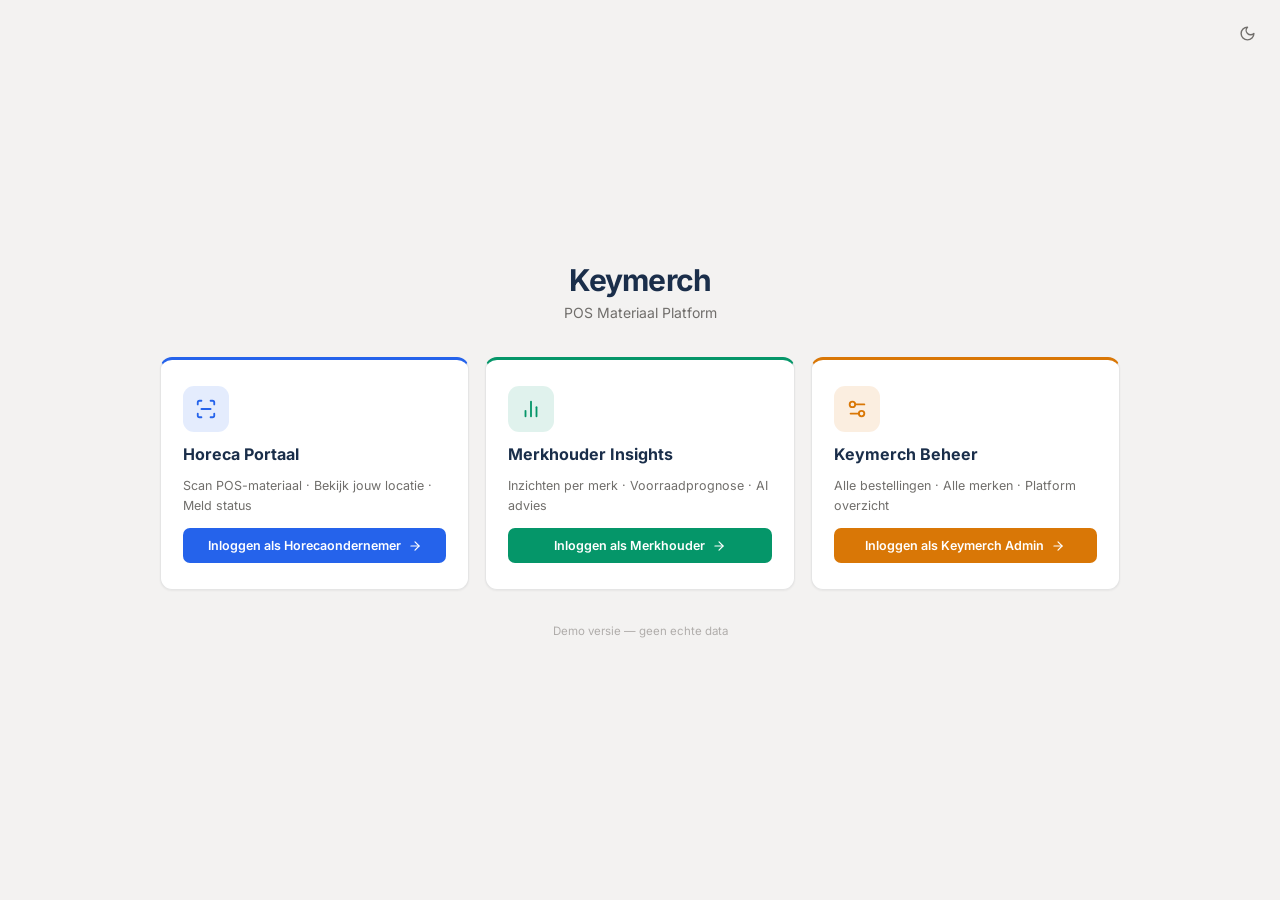
<file: prototype/saas/index.html>
<!DOCTYPE html>
<html lang="nl" data-theme="light">
<head>
  <meta charset="UTF-8">
  <meta name="viewport" content="width=device-width, initial-scale=1.0">
  <title>Keymerch — POS Materiaal Platform</title>
  <link rel="icon" type="image/svg+xml" href="favicon.svg">
  <link rel="stylesheet" href="saas.css">
  <script src="vendor/lucide.min.js"></script>
</head>
<body>
  <div class="hub">
    <button class="icon-btn hub-theme" data-theme-toggle aria-label="Thema wisselen"><i data-lucide="moon"></i></button>

    <div class="hub-logo">Keymerch</div>
    <div class="hub-sub">POS Materiaal Platform</div>

    <div class="hub-cards">
      <div class="hub-card" style="--card-accent:#2563eb">
        <span class="hub-icon"><i data-lucide="scan-line"></i></span>
        <h2>Horeca Portaal</h2>
        <p>Scan POS-materiaal · Bekijk jouw locatie · Meld status</p>
        <a class="hub-cta" href="horeca.html?role=horeca&demo=true">Inloggen als Horecaondernemer <i data-lucide="arrow-right"></i></a>
      </div>

      <div class="hub-card" style="--card-accent:#059669">
        <span class="hub-icon"><i data-lucide="bar-chart-2"></i></span>
        <h2>Merkhouder Insights</h2>
        <p>Inzichten per merk · Voorraadprognose · AI advies</p>
        <a class="hub-cta" href="insights.html?role=brand&demo=true">Inloggen als Merkhouder <i data-lucide="arrow-right"></i></a>
      </div>

      <div class="hub-card" style="--card-accent:#d97706">
        <span class="hub-icon"><i data-lucide="settings-2"></i></span>
        <h2>Keymerch Beheer</h2>
        <p>Alle bestellingen · Alle merken · Platform overzicht</p>
        <a class="hub-cta" href="orders.html?role=admin&demo=true">Inloggen als Keymerch Admin <i data-lucide="arrow-right"></i></a>
      </div>
    </div>

    <div class="hub-foot">Demo versie — geen echte data</div>
  </div>

  <script>
    lucide.createIcons();
    document.querySelector('[data-theme-toggle]').addEventListener('click', () => {
      const root = document.documentElement;
      const next = root.getAttribute('data-theme') === 'dark' ? 'light' : 'dark';
      root.setAttribute('data-theme', next);
      document.querySelector('[data-theme-toggle]').innerHTML =
        `<i data-lucide="${next === 'dark' ? 'sun' : 'moon'}"></i>`;
      lucide.createIcons();
    });
  </script>
</body>
</html>
</file>
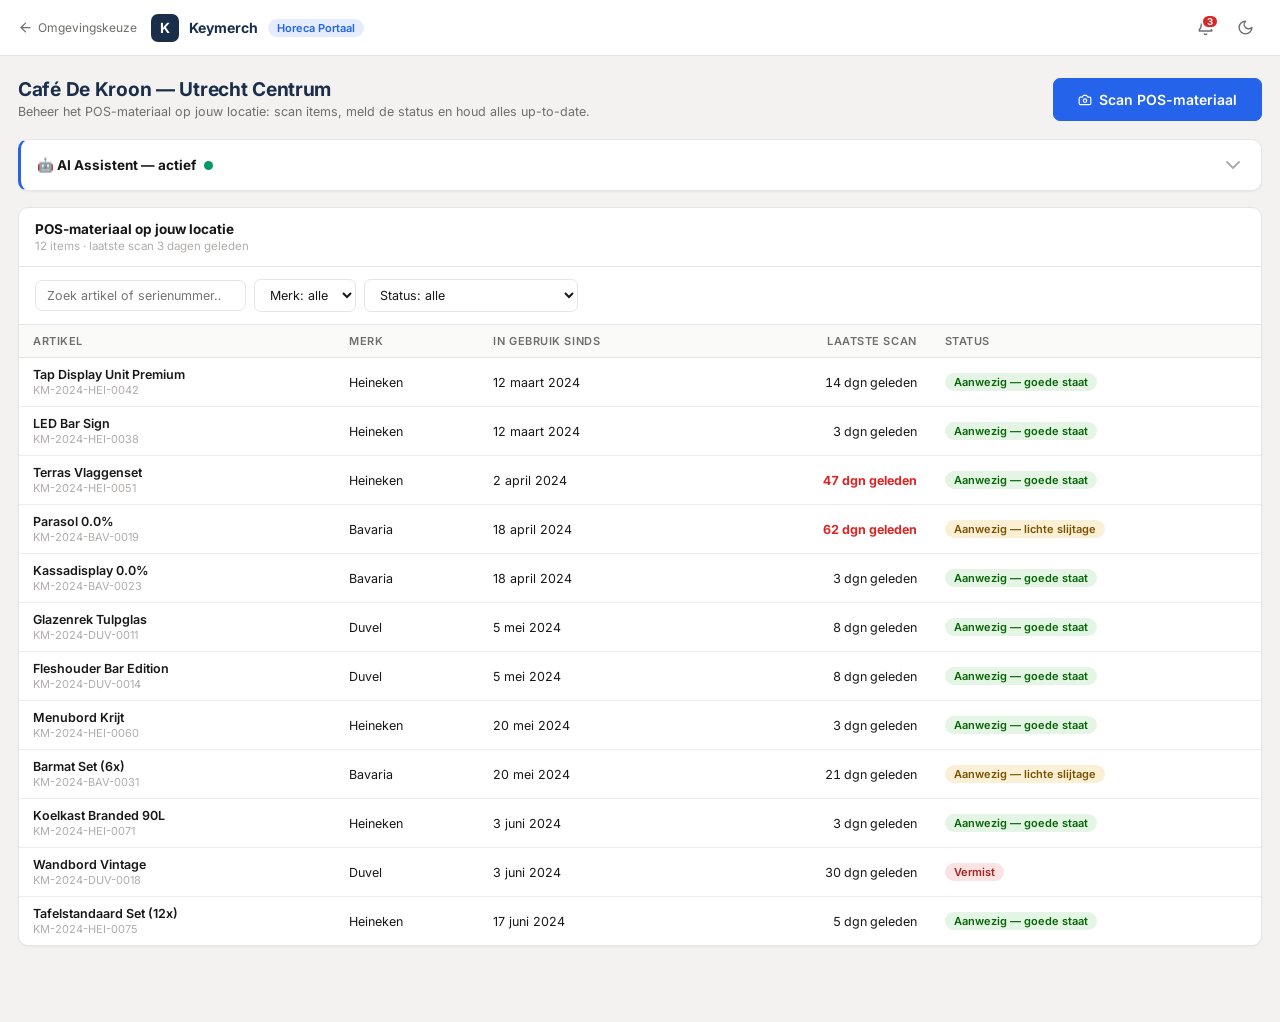
<file: prototype/saas/horeca.html>
<!DOCTYPE html>
<html lang="nl" data-theme="light">
<head>
  <meta charset="UTF-8">
  <meta name="viewport" content="width=device-width, initial-scale=1.0">
  <title>Keymerch — Horeca Portaal</title>
  <link rel="icon" type="image/svg+xml" href="favicon.svg">
  <link rel="stylesheet" href="saas.css">
  <script src="vendor/lucide.min.js"></script>
  <style>:root { --role-accent: #2563eb; }</style>
</head>
<body>
  <header id="navbar"></header>

  <main class="page">
    <div class="page-head">
      <div>
        <h1 class="page-title" id="loc-title">Café De Kroon — Utrecht Centrum</h1>
        <p class="page-sub">Beheer het POS-materiaal op jouw locatie: scan items, meld de status en houd alles up-to-date.</p>
      </div>
      <div class="page-actions">
        <button class="btn btn-primary btn-lg" id="scan-btn"><i data-lucide="camera"></i>Scan POS-materiaal</button>
      </div>
    </div>

    <!-- ===== AI Assistent widget (collapsible) ===== -->
    <section class="card ai-widget" id="ai-widget">
      <div class="ai-widget-head" id="ai-toggle" role="button" aria-expanded="false" tabindex="0">
        <span class="ai-widget-title">🤖 AI Assistent — actief <span class="pulse-dot"></span></span>
        <i data-lucide="chevron-down" class="chev"></i>
      </div>
      <div class="ai-widget-body">
        <div class="ai-alert">
          <span>📦 3 items bij jouw locatie zijn al 47 dagen niet gescand</span>
          <button class="btn btn-sm" data-mock="Retourverzoek gestart">Retourverzoek starten →</button>
        </div>
        <div class="ai-alert">
          <span>🔔 Heineken Display Unit verloopt over 12 dagen</span>
          <button class="btn btn-sm" data-mock="Verlenging aangevraagd">Verlenging aanvragen →</button>
        </div>
        <div class="ai-chat">
          <div class="ai-chat-inputrow">
            <input type="text" id="chat-input" placeholder="Stel een vraag over jouw materiaal...">
            <button class="btn btn-primary" id="chat-send"><i data-lucide="send"></i></button>
          </div>
          <div class="ai-chat-window" id="chat-window"></div>
        </div>
      </div>
    </section>

    <!-- ===== Materiaaltabel ===== -->
    <section class="card">
      <div class="card-header">
        <div>
          <div class="card-title">POS-materiaal op jouw locatie</div>
          <div class="card-sub" id="table-sub">12 items · laatste scan 3 dagen geleden</div>
        </div>
      </div>
      <div class="toolbar">
        <input type="search" id="item-search" placeholder="Zoek artikel of serienummer…" aria-label="Zoeken">
        <select id="item-brand" aria-label="Merk"><option value="">Merk: alle</option><option>Heineken</option><option>Duvel</option><option>Bavaria</option></select>
        <select id="item-status" aria-label="Status">
          <option value="">Status: alle</option>
          <option>Aanwezig — goede staat</option>
          <option>Aanwezig — lichte slijtage</option>
          <option>Aanwezig — reparatie nodig</option>
          <option>Retour gemeld</option>
          <option>Vermist</option>
        </select>
      </div>
      <div class="table-scroll">
        <table class="data-table">
          <thead><tr>
            <th>Artikel</th><th>Merk</th><th>In gebruik sinds</th><th class="num">Laatste scan</th><th>Status</th>
          </tr></thead>
          <tbody id="items-tbody"></tbody>
        </table>
      </div>
    </section>
  </main>

  <!-- ===== QR Scan modal ===== -->
  <div class="modal-scrim" id="scan-modal" hidden>
    <div class="qr-modal" role="dialog" aria-label="POS-materiaal scannen">
      <div class="qr-head">
        <span>📷 Scan POS-materiaal</span>
        <button class="icon-btn" id="scan-close" aria-label="Sluiten"><i data-lucide="x"></i></button>
      </div>
      <div class="qr-body" id="scan-step1">
        <div class="scan-area"><div class="scan-line"></div></div>
        <div class="scan-caption">Zoeken naar QR-code...</div>
      </div>
      <div class="qr-body" id="scan-step2" hidden>
        <div class="qr-result-icon"><i data-lucide="circle-check-big"></i></div>
        <strong>QR-code herkend</strong>
        <div class="qr-details">
          <div><span class="k">Artikel</span><span class="v">Heineken Tap Display Unit Premium</span></div>
          <div><span class="k">Serienummer</span><span class="v">KM-2024-HEI-0042</span></div>
          <div><span class="k">Locatie</span><span class="v">Café De Kroon — Utrecht Centrum</span></div>
          <div><span class="k">In gebruik sinds</span><span class="v">12 maart 2024</span></div>
          <div><span class="k">Laatste scan</span><span class="v">14 dagen geleden</span></div>
        </div>
        <div class="qr-statusrow">
          <label for="scan-status">Huidige status:</label>
          <select id="scan-status">
            <option value="aanwezig">✓ Aanwezig — goede staat</option>
            <option value="slijtage">⚠️ Aanwezig — lichte slijtage</option>
            <option value="reparatie">🔧 Aanwezig — reparatie nodig</option>
            <option value="retour">📦 Retour gemeld</option>
            <option value="vermist">✗ Vermist</option>
          </select>
        </div>
        <button class="btn btn-primary" id="scan-save" style="width:100%;justify-content:center"><i data-lucide="check"></i>Status opslaan</button>
      </div>
    </div>
  </div>

  <script src="data.js"></script>
  <script src="shell.js"></script>
  <script>
    (function () {
      'use strict';
      const { esc, toast } = Shell;
      Shell.navbar(document.getElementById('navbar'), { portal: 'Horeca Portaal' });

      // ---------- Items-tabel met zoeken/filters ----------
      const items = KMDATA.HORECA_ITEMS.map((x) => ({ ...x }));
      const STATUS_BADGE = {
        'Aanwezig — goede staat': 'badge-good',
        'Aanwezig — lichte slijtage': 'badge-warn',
        'Aanwezig — reparatie nodig': 'badge-warn',
        'Retour gemeld': 'badge-info',
        'Vermist': 'badge-crit',
      };
      function renderTable() {
        const q = document.getElementById('item-search').value.trim().toLowerCase();
        const brand = document.getElementById('item-brand').value;
        const status = document.getElementById('item-status').value;
        const rows = items.filter((it) =>
          (!q || it.item.toLowerCase().includes(q) || it.sn.toLowerCase().includes(q)) &&
          (!brand || it.brand === brand) &&
          (!status || it.status === status));
        document.getElementById('items-tbody').innerHTML = rows.length ? rows.map((it) => `
          <tr data-sn="${esc(it.sn)}">
            <td><span class="td-strong">${esc(it.item)}</span><span class="td-sub">${esc(it.sn)}</span></td>
            <td>${esc(it.brand)}</td>
            <td>${esc(it.since)}</td>
            <td class="num">${it.lastScan === 0 ? '<strong style="color:var(--good-text)">vandaag</strong>' : it.lastScan > 45 ? `<strong style="color:var(--red)">${it.lastScan} dgn geleden</strong>` : it.lastScan + ' dgn geleden'}</td>
            <td><span class="badge ${STATUS_BADGE[it.status] || 'badge-neutral'}">${esc(it.status)}</span></td>
          </tr>`).join('')
          : `<tr><td colspan="5" style="text-align:center;padding:32px;color:var(--text-3)">Geen items gevonden — pas je zoekopdracht of filters aan.</td></tr>`;
      }
      ['item-search', 'item-brand', 'item-status'].forEach((id) =>
        document.getElementById(id).addEventListener('input', renderTable));
      renderTable();

      // ---------- AI widget: collapsible ----------
      const widget = document.getElementById('ai-widget');
      const toggle = document.getElementById('ai-toggle');
      function flip() {
        widget.classList.toggle('open');
        toggle.setAttribute('aria-expanded', widget.classList.contains('open'));
      }
      toggle.addEventListener('click', flip);
      toggle.addEventListener('keydown', (e) => { if (e.key === 'Enter' || e.key === ' ') { e.preventDefault(); flip(); } });

      document.querySelectorAll('[data-mock]').forEach((b) =>
        b.addEventListener('click', (e) => { e.stopPropagation(); toast(b.dataset.mock, 'Demo-actie — in een echte omgeving wordt dit verwerkt.', 'info'); }));

      // ---------- Chatbot ----------
      const REPLIES = [
        [/terugsturen|retour/i, `Op basis van je locatiedata adviseer ik om de volgende items terug te sturen:\n• KM-HEI-0042 — Heineken Tap Display (47 dagen inactief)\n• KM-BAV-0019 — Bavaria Parasol (62 dagen inactief)\nGebruik de scanknop om ze te markeren als 'Retour gemeld'.`],
        [/status|materiaal/i, `Jouw locatie heeft momenteel 12 actieve POS-items.\n9 in goede staat ✓ · 2 lichte slijtage ⚠️ · 1 vermist ✗\nLaatste scan: 3 dagen geleden door jou.`],
        [/bezorg|nieuw|wanneer/i, `Er staat momenteel geen nieuwe levering gepland voor jouw locatie.\nDe meest recente bestelling (#KM-2024-091) is in behandeling bij Keymerch.\nVerwachte leverdatum: week 31 (28 juli – 1 augustus).`],
      ];
      const FALLBACK = `Ik begrijp je vraag niet helemaal. Probeer: 'Wat moet ik terugsturen?', 'Wat is de status van mijn materiaal?' of 'Wanneer wordt er geleverd?'`;

      const win = document.getElementById('chat-window');
      function bubble(kind, text) {
        const el = document.createElement('div');
        el.className = `chat-bubble ${kind}`;
        el.textContent = text;
        win.appendChild(el);
        win.scrollTop = win.scrollHeight;
      }
      function send() {
        const input = document.getElementById('chat-input');
        const q = input.value.trim();
        if (!q) return;
        input.value = '';
        bubble('user', q);
        const match = REPLIES.find(([re]) => re.test(q));
        setTimeout(() => bubble('ai', match ? match[1] : FALLBACK), 450);
      }
      document.getElementById('chat-send').addEventListener('click', send);
      document.getElementById('chat-input').addEventListener('keydown', (e) => { if (e.key === 'Enter') send(); });

      // ---------- QR-scan flow ----------
      const modal = document.getElementById('scan-modal');
      const step1 = document.getElementById('scan-step1');
      const step2 = document.getElementById('scan-step2');
      let scanTimer = null;

      document.getElementById('scan-btn').addEventListener('click', () => {
        step1.hidden = false;
        step2.hidden = true;
        modal.hidden = false;
        clearTimeout(scanTimer);
        scanTimer = setTimeout(() => {
          step1.hidden = true;
          step2.hidden = false;
          Shell.icons();
        }, 1500);
      });
      function closeModal() { clearTimeout(scanTimer); modal.hidden = true; }
      document.getElementById('scan-close').addEventListener('click', closeModal);
      modal.addEventListener('click', (e) => { if (e.target === modal) closeModal(); });

      const STATUS_LABELS = {
        aanwezig: 'Aanwezig — goede staat',
        slijtage: 'Aanwezig — lichte slijtage',
        reparatie: 'Aanwezig — reparatie nodig',
        retour: 'Retour gemeld',
        vermist: 'Vermist',
      };
      document.getElementById('scan-save').addEventListener('click', () => {
        const val = document.getElementById('scan-status').value;
        const label = STATUS_LABELS[val];
        const item = items.find((it) => it.sn === 'KM-2024-HEI-0042');
        if (item) { item.status = label; item.lastScan = 0; }
        renderTable();
        closeModal();
        toast('Scan verwerkt', `KM-2024-HEI-0042 → ${label}`, 'good');
      });
    })();
  </script>
</body>
</html>
</file>
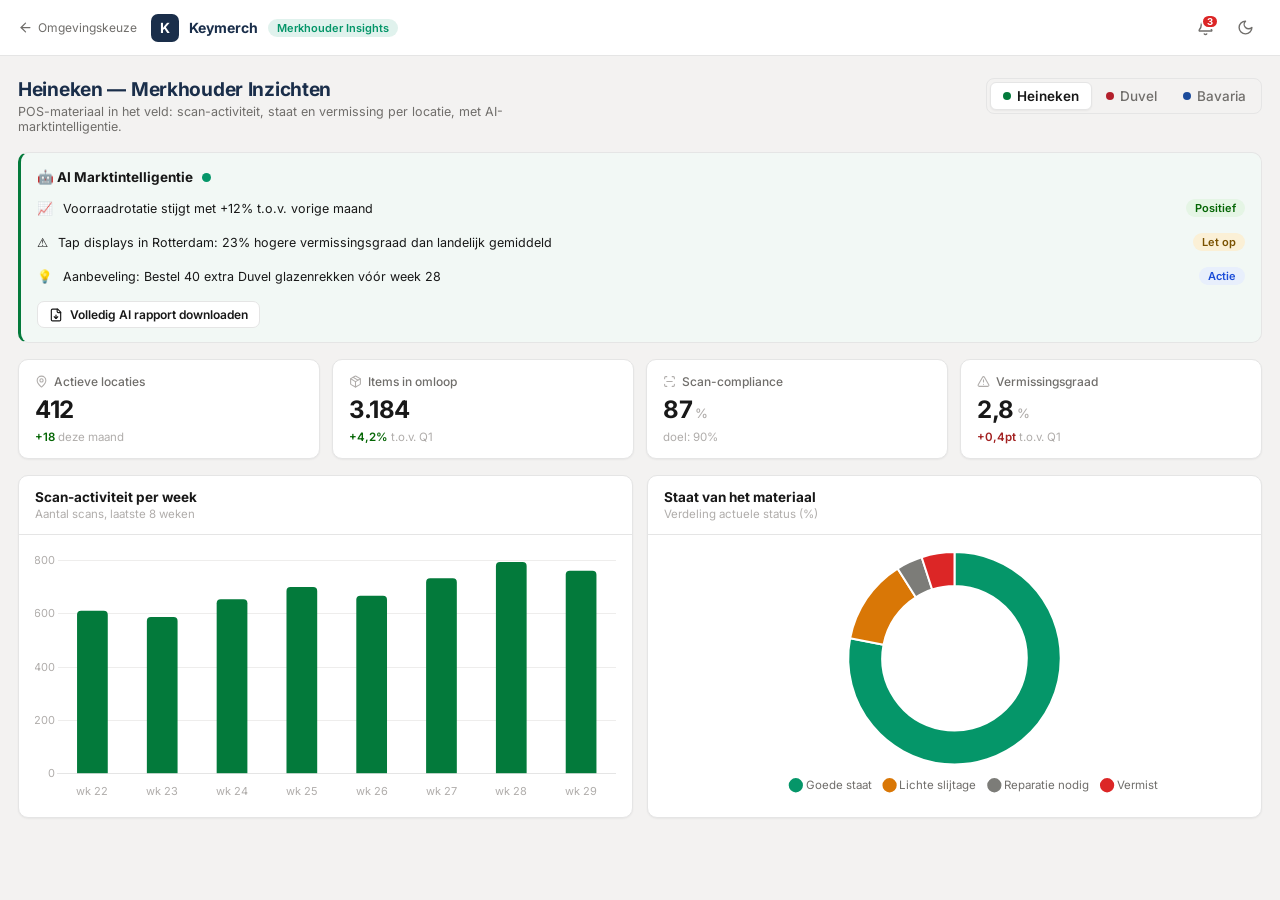
<file: prototype/saas/insights.html>
<!DOCTYPE html>
<html lang="nl" data-theme="light">
<head>
  <meta charset="UTF-8">
  <meta name="viewport" content="width=device-width, initial-scale=1.0">
  <title>Keymerch — Merkhouder Inzichten</title>
  <link rel="icon" type="image/svg+xml" href="favicon.svg">
  <link rel="stylesheet" href="saas.css">
  <script src="vendor/lucide.min.js"></script>
  <script src="vendor/chart.umd.min.js"></script>
  <style>:root { --role-accent: #059669; }</style>
</head>
<body>
  <header id="navbar"></header>

  <main class="page">
    <div class="page-head">
      <div>
        <h1 class="page-title" id="brand-title">Heineken — Merkhouder Inzichten</h1>
        <p class="page-sub">POS-materiaal in het veld: scan-activiteit, staat en vermissing per locatie, met AI-marktintelligentie.</p>
      </div>
      <div class="page-actions">
        <div class="brand-switch" id="brand-switch">
          <button data-brand="heineken" class="active"><span class="brand-dot" style="--dot:#037A3B"></span>Heineken</button>
          <button data-brand="duvel"><span class="brand-dot" style="--dot:#B3202C"></span>Duvel</button>
          <button data-brand="bavaria"><span class="brand-dot" style="--dot:#1B4B9B"></span>Bavaria</button>
        </div>
      </div>
    </div>

    <!-- ===== AI Marktintelligentie (boven de KPI-cards) ===== -->
    <section class="ai-intel" id="ai-intel">
      <div class="ai-intel-head">🤖 AI Marktintelligentie <span class="pulse-dot"></span></div>
      <div id="intel-rows"></div>
      <div class="ai-intel-foot">
        <button class="btn btn-sm" id="report-btn"><i data-lucide="file-down"></i>Volledig AI rapport downloaden</button>
      </div>
    </section>

    <!-- ===== KPI-cards ===== -->
    <div class="kpi-grid" id="kpi-grid"></div>

    <!-- ===== Charts ===== -->
    <div class="grid-2">
      <section class="card" style="margin-bottom:0">
        <div class="card-header"><div><div class="card-title">Scan-activiteit per week</div><div class="card-sub">Aantal scans, laatste 8 weken</div></div></div>
        <div class="card-body"><div class="chart-wrap"><canvas id="chart-scans"></canvas></div></div>
      </section>
      <section class="card" style="margin-bottom:0">
        <div class="card-header"><div><div class="card-title">Staat van het materiaal</div><div class="card-sub">Verdeling actuele status (%)</div></div></div>
        <div class="card-body"><div class="chart-wrap"><canvas id="chart-status"></canvas></div></div>
      </section>
    </div>
  </main>

  <script src="data.js"></script>
  <script src="shell.js"></script>
  <script>
    (function () {
      'use strict';
      const { esc, toast } = Shell;
      Shell.navbar(document.getElementById('navbar'), { portal: 'Merkhouder Insights' });

      let brand = 'heineken';
      let charts = [];
      const BADGE_KIND = { 'Positief': 'badge-good', 'Let op': 'badge-warn', 'Actie': 'badge-info' };

      function render() {
        const b = KMDATA.BRANDS[brand];
        document.getElementById('brand-title').textContent = `${b.name} — Merkhouder Inzichten`;
        document.getElementById('ai-intel').style.setProperty('--brand-color', b.color);

        document.getElementById('intel-rows').innerHTML = b.intel.map((r) => `
          <div class="ai-intel-row">
            <span>${r.icon}</span>
            <span>${esc(r.text)}</span>
            <span class="badge ${BADGE_KIND[r.badge] || 'badge-neutral'}">${esc(r.badge)}</span>
          </div>`).join('');

        document.getElementById('kpi-grid').innerHTML = b.kpis.map((k) => `
          <div class="kpi-card">
            <div class="kpi-label"><i data-lucide="${k.icon}"></i>${esc(k.label)}</div>
            <div class="kpi-value">${esc(k.value)}${k.unit ? `<span class="unit">${esc(k.unit)}</span>` : ''}</div>
            <div class="kpi-foot">${k.foot}</div>
          </div>`).join('');

        // Charts opnieuw opbouwen (thema- en merk-afhankelijke kleuren)
        charts.forEach((c) => c.destroy());
        charts = [];
        const t = Shell.chartDefaults();
        const weeks = ['wk 22', 'wk 23', 'wk 24', 'wk 25', 'wk 26', 'wk 27', 'wk 28', 'wk 29'];

        charts.push(new Chart(document.getElementById('chart-scans'), {
          type: 'bar',
          data: {
            labels: weeks,
            datasets: [{
              label: 'Scans', data: b.scansPerWeek,
              backgroundColor: b.color,
              borderRadius: 4, barPercentage: 0.55, categoryPercentage: 0.8,
            }],
          },
          options: {
            responsive: true, maintainAspectRatio: false,
            plugins: { legend: { display: false }, tooltip: Shell.tooltipStyle() },
            scales: {
              x: { grid: { display: false }, border: { color: t.border }, ticks: { color: t.ticks, font: { family: 'Inter', size: 11 } } },
              y: { grid: { color: t.grid, drawTicks: false }, border: { display: false }, ticks: { color: t.ticks, font: { family: 'Inter', size: 11 }, maxTicksLimit: 5 }, beginAtZero: true },
            },
          },
        }));

        const s = b.statusSplit;
        charts.push(new Chart(document.getElementById('chart-status'), {
          type: 'doughnut',
          data: {
            labels: ['Goede staat', 'Lichte slijtage', 'Reparatie nodig', 'Vermist'],
            datasets: [{
              data: [s.goed, s.slijtage, s.reparatie, s.vermist],
              backgroundColor: ['#059669', '#d97706', '#7c7c78', '#dc2626'],
              borderColor: t.surface, borderWidth: 2, hoverOffset: 5,
            }],
          },
          options: {
            responsive: true, maintainAspectRatio: false, cutout: '68%',
            plugins: {
              legend: { position: 'bottom', labels: { color: t.text2, font: { family: 'Inter', size: 11.5 }, usePointStyle: true, boxWidth: 8, padding: 14 } },
              tooltip: { ...Shell.tooltipStyle(), callbacks: { label: (ctx) => ` ${ctx.label}: ${ctx.parsed}%` } },
            },
          },
        }));

        Shell.icons();
      }

      document.getElementById('brand-switch').querySelectorAll('button').forEach((btn) => {
        btn.addEventListener('click', () => {
          brand = btn.dataset.brand;
          document.querySelectorAll('#brand-switch button').forEach((x) => x.classList.toggle('active', x === btn));
          render();
        });
      });

      document.getElementById('report-btn').addEventListener('click', () =>
        toast('Rapport wordt voorbereid', 'In een echte omgeving wordt dit als PDF naar jouw e-mail gestuurd.', 'info'));

      document.addEventListener('themechange', render);
      render();
    })();
  </script>
</body>
</html>
</file>
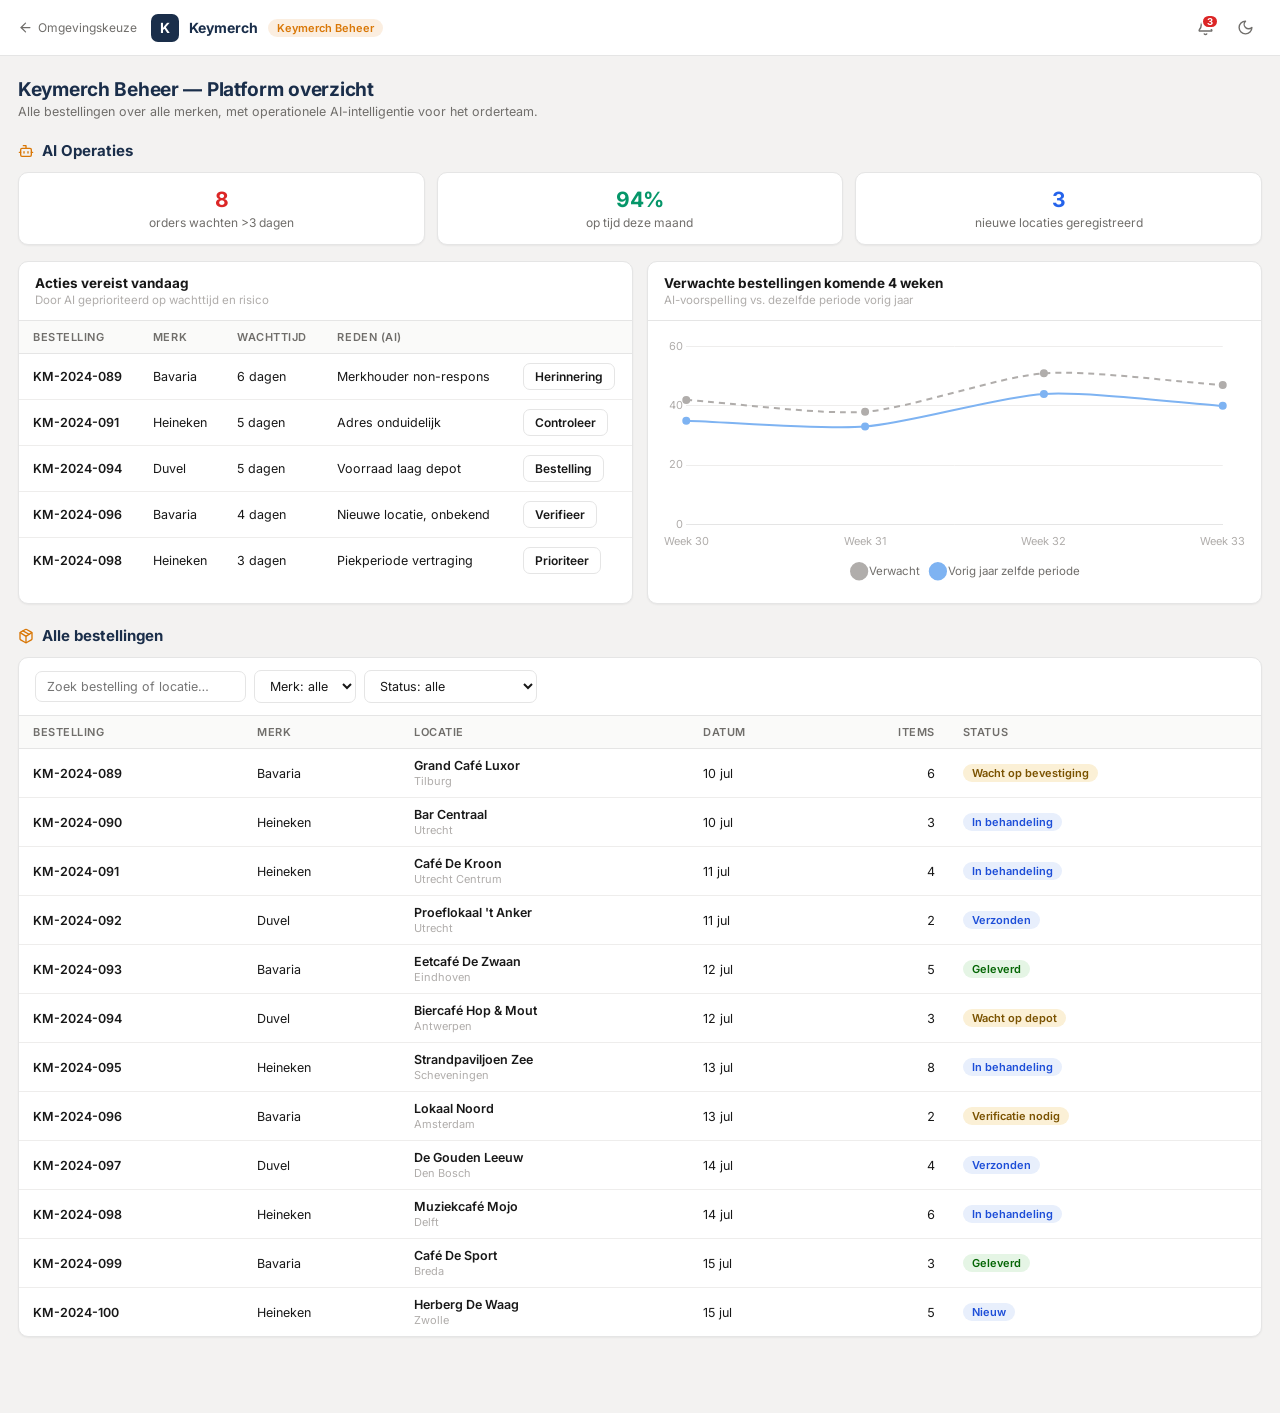
<file: prototype/saas/orders.html>
<!DOCTYPE html>
<html lang="nl" data-theme="light">
<head>
  <meta charset="UTF-8">
  <meta name="viewport" content="width=device-width, initial-scale=1.0">
  <title>Keymerch — Order Beheer</title>
  <link rel="icon" type="image/svg+xml" href="favicon.svg">
  <link rel="stylesheet" href="saas.css">
  <script src="vendor/lucide.min.js"></script>
  <script src="vendor/chart.umd.min.js"></script>
  <style>:root { --role-accent: #d97706; }</style>
</head>
<body>
  <header id="navbar"></header>

  <main class="page">
    <div class="page-head">
      <div>
        <h1 class="page-title">Keymerch Beheer — Platform overzicht</h1>
        <p class="page-sub">Alle bestellingen over alle merken, met operationele AI-intelligentie voor het orderteam.</p>
      </div>
    </div>

    <!-- ===== AI Operaties ===== -->
    <h2 class="section-title"><i data-lucide="bot"></i>AI Operaties</h2>

    <!-- Widget 3: KPI summary balk -->
    <div class="summary-bar">
      <div class="summary-item"><div class="sv red">8</div><div class="sl">orders wachten &gt;3 dagen</div></div>
      <div class="summary-item"><div class="sv green">94%</div><div class="sl">op tijd deze maand</div></div>
      <div class="summary-item"><div class="sv blue">3</div><div class="sl">nieuwe locaties geregistreerd</div></div>
    </div>

    <div class="grid-2" style="margin-bottom:16px">
      <!-- Widget 1: Urgentielijst -->
      <section class="card" style="margin-bottom:0">
        <div class="card-header"><div><div class="card-title">Acties vereist vandaag</div><div class="card-sub">Door AI geprioriteerd op wachttijd en risico</div></div></div>
        <div class="table-scroll">
          <table class="data-table">
            <thead><tr><th>Bestelling</th><th>Merk</th><th>Wachttijd</th><th>Reden (AI)</th><th></th></tr></thead>
            <tbody id="urgent-tbody"></tbody>
          </table>
        </div>
      </section>

      <!-- Widget 2: Voorspelling -->
      <section class="card" style="margin-bottom:0">
        <div class="card-header"><div><div class="card-title">Verwachte bestellingen komende 4 weken</div><div class="card-sub">AI-voorspelling vs. dezelfde periode vorig jaar</div></div></div>
        <div class="card-body"><div class="chart-wrap"><canvas id="chart-forecast"></canvas></div></div>
      </section>
    </div>

    <!-- ===== Bestellingen ===== -->
    <h2 class="section-title"><i data-lucide="package"></i>Alle bestellingen</h2>
    <section class="card">
      <div class="toolbar">
        <input type="search" id="order-search" placeholder="Zoek bestelling of locatie…" aria-label="Zoeken">
        <select id="order-brand" aria-label="Merk"><option value="">Merk: alle</option><option>Heineken</option><option>Duvel</option><option>Bavaria</option></select>
        <select id="order-status" aria-label="Status">
          <option value="">Status: alle</option>
          <option>Nieuw</option><option>Wacht op bevestiging</option><option>Verificatie nodig</option>
          <option>Wacht op depot</option><option>In behandeling</option><option>Verzonden</option><option>Geleverd</option>
        </select>
      </div>
      <div class="table-scroll">
        <table class="data-table">
          <thead><tr><th>Bestelling</th><th>Merk</th><th>Locatie</th><th>Datum</th><th class="num">Items</th><th>Status</th></tr></thead>
          <tbody id="orders-tbody"></tbody>
        </table>
      </div>
    </section>
  </main>

  <script src="data.js"></script>
  <script src="shell.js"></script>
  <script>
    (function () {
      'use strict';
      const { esc, toast } = Shell;
      Shell.navbar(document.getElementById('navbar'), { portal: 'Keymerch Beheer' });

      // ---------- Widget 1: urgentielijst ----------
      document.getElementById('urgent-tbody').innerHTML = KMDATA.URGENT.map((u) => `
        <tr>
          <td><span class="td-strong">${esc(u.id)}</span></td>
          <td>${esc(u.brand)}</td>
          <td>${esc(u.wait)}</td>
          <td>${esc(u.reason)}</td>
          <td><button class="btn btn-sm" data-action="${esc(u.action)}">${esc(u.action)}</button></td>
        </tr>`).join('');
      document.querySelectorAll('[data-action]').forEach((b) =>
        b.addEventListener('click', () => toast('Actie geregistreerd', b.dataset.action, 'info')));

      // ---------- Widget 2: voorspelling (Chart.js) ----------
      let forecastChart = null;
      function renderForecast() {
        const t = Shell.chartDefaults();
        if (forecastChart) forecastChart.destroy();
        forecastChart = new Chart(document.getElementById('chart-forecast'), {
          type: 'line',
          data: {
            labels: ['Week 30', 'Week 31', 'Week 32', 'Week 33'],
            datasets: [
              {
                label: 'Verwacht', data: [42, 38, 51, 47],
                borderColor: t.ticks, backgroundColor: t.ticks,
                borderDash: [6, 5], borderWidth: 2,
                pointRadius: 3, pointHoverRadius: 5, tension: 0.25,
              },
              {
                label: 'Vorig jaar zelfde periode', data: [35, 33, 44, 40],
                borderColor: '#7EB3F2', backgroundColor: '#7EB3F2',
                borderWidth: 2, pointRadius: 3, pointHoverRadius: 5, tension: 0.25,
              },
            ],
          },
          options: {
            responsive: true, maintainAspectRatio: false,
            interaction: { mode: 'index', intersect: false },
            plugins: {
              legend: { position: 'bottom', labels: { color: t.text2, font: { family: 'Inter', size: 11.5 }, usePointStyle: true, boxWidth: 8, padding: 14 } },
              tooltip: {
                ...Shell.tooltipStyle(),
                callbacks: {
                  footer: (items) => items[0].label === 'Week 32' ? 'Week 32: +16% t.o.v. vorig jaar — zomerpiek verwacht' : '',
                },
              },
            },
            scales: {
              x: { grid: { display: false }, border: { color: t.border }, ticks: { color: t.ticks, font: { family: 'Inter', size: 11 } } },
              y: { grid: { color: t.grid, drawTicks: false }, border: { display: false }, ticks: { color: t.ticks, font: { family: 'Inter', size: 11 }, maxTicksLimit: 5 }, beginAtZero: true },
            },
          },
        });
      }
      renderForecast();
      document.addEventListener('themechange', renderForecast);

      // ---------- Bestellingen-tabel ----------
      const STATUS_BADGE = {
        'Nieuw': 'badge-info', 'Wacht op bevestiging': 'badge-warn', 'Verificatie nodig': 'badge-warn',
        'Wacht op depot': 'badge-warn', 'In behandeling': 'badge-info', 'Verzonden': 'badge-info', 'Geleverd': 'badge-good',
      };
      function renderOrders() {
        const q = document.getElementById('order-search').value.trim().toLowerCase();
        const brand = document.getElementById('order-brand').value;
        const status = document.getElementById('order-status').value;
        const rows = KMDATA.ORDERS.filter((o) =>
          (!q || o.id.toLowerCase().includes(q) || o.location.toLowerCase().includes(q) || o.city.toLowerCase().includes(q)) &&
          (!brand || o.brand === brand) &&
          (!status || o.status === status));
        document.getElementById('orders-tbody').innerHTML = rows.length ? rows.map((o) => `
          <tr>
            <td><span class="td-strong">${esc(o.id)}</span></td>
            <td>${esc(o.brand)}</td>
            <td><span class="td-strong">${esc(o.location)}</span><span class="td-sub">${esc(o.city)}</span></td>
            <td>${esc(o.date)}</td>
            <td class="num">${o.items}</td>
            <td><span class="badge ${STATUS_BADGE[o.status] || 'badge-neutral'}">${esc(o.status)}</span></td>
          </tr>`).join('')
          : `<tr><td colspan="6" style="text-align:center;padding:32px;color:var(--text-3)">Geen bestellingen gevonden — pas je filters aan.</td></tr>`;
      }
      ['order-search', 'order-brand', 'order-status'].forEach((id) =>
        document.getElementById(id).addEventListener('input', renderOrders));
      renderOrders();

      Shell.icons();
    })();
  </script>
</body>
</html>
</file>
<file: prototype/saas/saas.css>
/* ============================================================
   Keymerch POS Materiaal Platform — prototype/saas design-systeem
   ============================================================ */

@font-face { font-family: 'Inter'; font-style: normal; font-weight: 400; font-display: swap; src: url('vendor/fonts/inter-400.woff2') format('woff2'); }
@font-face { font-family: 'Inter'; font-style: normal; font-weight: 500; font-display: swap; src: url('vendor/fonts/inter-500.woff2') format('woff2'); }
@font-face { font-family: 'Inter'; font-style: normal; font-weight: 600; font-display: swap; src: url('vendor/fonts/inter-600.woff2') format('woff2'); }
@font-face { font-family: 'Inter'; font-style: normal; font-weight: 700; font-display: swap; src: url('vendor/fonts/inter-700.woff2') format('woff2'); }

:root {
  --font: 'Inter', system-ui, -apple-system, 'Segoe UI', sans-serif;
  --navy: #1a2e4a;
  --bg: #F3F2F1;
  --surface: #FFFFFF;
  --surface-2: #FAFAF9;
  --offset: #E5E5E5;
  --offset-2: #EEEDEC;
  --text-1: #181818;
  --text-2: #706E6B;
  --text-3: #B0ADAB;

  --blue: #2563eb;
  --green: #059669;
  --orange: #d97706;
  --red: #dc2626;
  --accent: var(--blue); /* per pagina overschreven met --role-accent */

  --good-text: #056605; --good-bg: #E5F5E5;
  --warn-text: #7A5200; --warn-bg: #FBF0D6;
  --crit-text: #A32222; --crit-bg: #FBE3E3;
  --info-text: #1d4ed8; --info-bg: #E8EFFC;
  --neutral-text: #5C5A57; --neutral-bg: #EFEEED;

  --shadow-1: 0 1px 2px rgba(24, 24, 24, 0.05);
  --shadow-2: 0 6px 20px rgba(24, 24, 24, 0.12);
  --radius: 10px;
  --radius-sm: 7px;
}

:root[data-theme="dark"] {
  --navy: #E8EDF5;
  --bg: #161615;
  --surface: #232323;
  --surface-2: #2A2A29;
  --offset: #3B3A38;
  --offset-2: #333231;
  --text-1: #F3F2F1;
  --text-2: #B0ADA8;
  --text-3: #767470;

  --blue: #5B8DEF;
  --green: #34B389;
  --orange: #E8A13C;
  --red: #E76A6A;

  --good-text: #58C558; --good-bg: rgba(12, 163, 12, 0.16);
  --warn-text: #F2C24E; --warn-bg: rgba(250, 178, 25, 0.14);
  --crit-text: #EC6E6E; --crit-bg: rgba(208, 59, 59, 0.16);
  --info-text: #8FB4F5; --info-bg: rgba(37, 99, 235, 0.18);
  --neutral-text: #B0ADA8; --neutral-bg: rgba(255, 255, 255, 0.08);

  --shadow-1: 0 1px 2px rgba(0, 0, 0, 0.35);
  --shadow-2: 0 6px 20px rgba(0, 0, 0, 0.5);
}

* { box-sizing: border-box; margin: 0; padding: 0; }
html, body { height: 100%; }
body {
  font-family: var(--font);
  font-size: 13.5px;
  color: var(--text-1);
  background: var(--bg);
  -webkit-font-smoothing: antialiased;
}
button { font-family: inherit; font-size: inherit; color: inherit; background: none; border: none; cursor: pointer; }
input, select, textarea { font-family: inherit; font-size: inherit; color: var(--text-1); }
a { color: inherit; }
.icon { width: 15px; height: 15px; }

/* ============ Navbar ============ */
.navbar {
  position: sticky; top: 0; z-index: 40;
  background: var(--surface);
  border-bottom: 1px solid var(--offset);
  display: flex; align-items: center; gap: 14px;
  padding: 0 18px;
  height: 56px;
}
.back-link {
  display: inline-flex; align-items: center; gap: 5px;
  font-size: 12px; color: var(--text-2);
  text-decoration: none;
  white-space: nowrap;
}
.back-link:hover { color: var(--text-1); text-decoration: underline; }
.nav-title { display: flex; align-items: center; gap: 10px; min-width: 0; }
.nav-logo {
  width: 28px; height: 28px; border-radius: 7px;
  background: #1a2e4a; color: #fff;
  display: grid; place-items: center;
  font-weight: 700; font-size: 14px; flex-shrink: 0;
}
.nav-name { font-weight: 700; font-size: 14px; color: var(--navy); white-space: nowrap; }
.nav-portal {
  font-size: 11px; font-weight: 600;
  padding: 2px 9px; border-radius: 99px;
  background: color-mix(in srgb, var(--role-accent, var(--blue)) 12%, transparent);
  color: var(--role-accent, var(--blue));
  white-space: nowrap;
}
.nav-right { margin-left: auto; display: flex; align-items: center; gap: 6px; }

.icon-btn {
  width: 34px; height: 34px;
  display: grid; place-items: center;
  border-radius: var(--radius-sm);
  color: var(--text-2);
  position: relative;
}
.icon-btn:hover { background: var(--offset-2); color: var(--text-1); }
.icon-btn svg { width: 17px; height: 17px; }

/* Notificatie-bel */
.bell-badge {
  position: absolute; top: 3px; right: 3px;
  min-width: 15px; height: 15px;
  border-radius: 99px;
  background: var(--red);
  color: #fff;
  font-size: 9.5px; font-weight: 700;
  display: grid; place-items: center;
  padding: 0 4px;
  border: 2px solid var(--surface);
}
.bell-wrap { position: relative; }
.bell-dropdown {
  position: absolute; right: 0; top: 42px;
  width: 330px; max-width: calc(100vw - 24px);
  background: var(--surface);
  border: 1px solid var(--offset);
  border-radius: 8px;
  box-shadow: var(--shadow-2);
  overflow: hidden;
  z-index: 70;
}
.bell-dropdown[hidden] { display: none; }
.bell-head {
  padding: 11px 14px;
  font-size: 12px; font-weight: 700;
  border-bottom: 1px solid var(--offset);
  display: flex; justify-content: space-between; align-items: center;
}
.bell-head span { color: var(--text-3); font-weight: 500; font-size: 11px; }
.bell-item {
  display: block; width: 100%; text-align: left;
  padding: 11px 14px;
  font-size: 12.5px; line-height: 1.5;
  color: var(--text-1);
  border-bottom: 1px solid var(--offset-2);
}
.bell-item:last-child { border-bottom: none; }
.bell-item:hover { background: var(--offset-2); }
.bell-item .bi-time { display: block; font-size: 11px; color: var(--text-3); margin-top: 2px; }

/* ============ Layout ============ */
.page { max-width: 1280px; margin: 0 auto; padding: 22px 18px 60px; }
.page-head { display: flex; align-items: flex-start; gap: 12px; flex-wrap: wrap; margin-bottom: 18px; }
.page-title { font-size: 19px; font-weight: 700; color: var(--navy); letter-spacing: -0.015em; }
.page-sub { color: var(--text-2); margin-top: 3px; font-size: 12.5px; max-width: 72ch; }
.page-actions { margin-left: auto; display: flex; gap: 8px; flex-wrap: wrap; }

.card {
  background: var(--surface);
  border: 1px solid var(--offset);
  border-radius: var(--radius);
  box-shadow: var(--shadow-1);
  margin-bottom: 16px;
}
.card-header {
  display: flex; align-items: center; gap: 10px;
  padding: 13px 16px;
  border-bottom: 1px solid var(--offset);
}
.card-title { font-size: 13.5px; font-weight: 700; }
.card-sub { font-size: 11.5px; color: var(--text-3); margin-top: 2px; }
.card-body { padding: 16px; }
.card-actions { margin-left: auto; display: flex; gap: 8px; }

/* ============ Buttons ============ */
.btn {
  display: inline-flex; align-items: center; gap: 7px;
  padding: 8px 14px;
  border-radius: var(--radius-sm);
  font-weight: 600; font-size: 12.5px;
  border: 1px solid var(--offset);
  background: var(--surface);
  color: var(--text-1);
  white-space: nowrap;
  text-decoration: none;
}
.btn:hover { background: var(--offset-2); }
.btn svg { width: 14px; height: 14px; }
.btn-primary {
  background: var(--role-accent, var(--blue));
  border-color: var(--role-accent, var(--blue));
  color: #fff;
}
.btn-primary:hover { filter: brightness(0.92); background: var(--role-accent, var(--blue)); }
.btn-sm { padding: 5px 11px; font-size: 12px; }
.btn-lg { padding: 12px 24px; font-size: 14px; }

/* ============ KPI ============ */
.kpi-grid { display: grid; grid-template-columns: repeat(4, minmax(0, 1fr)); gap: 12px; margin-bottom: 16px; }
.kpi-card {
  background: var(--surface);
  border: 1px solid var(--offset);
  border-radius: var(--radius);
  padding: 14px 16px;
  box-shadow: var(--shadow-1);
}
.kpi-label { font-size: 12px; font-weight: 500; color: var(--text-2); display: flex; align-items: center; gap: 6px; }
.kpi-label svg { width: 13px; height: 13px; color: var(--text-3); }
.kpi-value { font-size: 24px; font-weight: 700; letter-spacing: -0.02em; margin-top: 6px; }
.kpi-value .unit { font-size: 13px; font-weight: 500; color: var(--text-3); margin-left: 3px; }
.kpi-foot { font-size: 11.5px; color: var(--text-3); margin-top: 6px; }
.kpi-foot .up { color: var(--good-text); font-weight: 600; }
.kpi-foot .down { color: var(--crit-text); font-weight: 600; }

/* ============ Badges & status ============ */
.badge {
  display: inline-flex; align-items: center; gap: 5px;
  padding: 2px 9px;
  border-radius: 99px;
  font-size: 11px; font-weight: 600;
  white-space: nowrap;
}
.badge svg { width: 11px; height: 11px; }
.badge-good { background: var(--good-bg); color: var(--good-text); }
.badge-warn { background: var(--warn-bg); color: var(--warn-text); }
.badge-crit { background: var(--crit-bg); color: var(--crit-text); }
.badge-info { background: var(--info-bg); color: var(--info-text); }
.badge-neutral { background: var(--neutral-bg); color: var(--neutral-text); }

/* ============ Tabellen ============ */
.table-scroll { overflow-x: auto; }
table.data-table { width: 100%; border-collapse: collapse; font-size: 12.5px; }
.data-table th {
  text-align: left;
  padding: 9px 14px;
  font-size: 11px; font-weight: 600;
  text-transform: uppercase; letter-spacing: 0.05em;
  color: var(--text-2);
  border-bottom: 1px solid var(--offset);
  background: var(--surface-2);
  white-space: nowrap;
}
.data-table td {
  padding: 9px 14px;
  border-bottom: 1px solid var(--offset-2);
  white-space: nowrap;
}
.data-table tbody tr:last-child td { border-bottom: none; }
.data-table tbody tr:hover { background: var(--offset-2); }
.data-table td.num, .data-table th.num { text-align: right; font-variant-numeric: tabular-nums; }
.td-strong { display: block; font-weight: 600; }
.td-sub { display: block; font-size: 11px; color: var(--text-3); margin-top: 1px; }
.muted { color: var(--text-3); }

.toolbar { display: flex; gap: 8px; align-items: center; padding: 12px 16px; border-bottom: 1px solid var(--offset); flex-wrap: wrap; }
.toolbar input[type="search"], .toolbar select {
  padding: 7px 11px;
  border: 1px solid var(--offset);
  border-radius: var(--radius-sm);
  background: var(--surface);
  font-size: 12.5px;
}
.toolbar input:focus, .toolbar select:focus { outline: none; border-color: var(--role-accent, var(--blue)); }

/* ============ AI widgets ============ */
.ai-widget { border-left: 3px solid var(--role-accent, var(--blue)); }
.ai-widget-head {
  display: flex; align-items: center; gap: 10px;
  padding: 13px 16px;
  cursor: pointer;
  user-select: none;
}
.ai-widget-head .chev { margin-left: auto; transition: transform 0.2s; color: var(--text-3); }
.ai-widget.open .chev { transform: rotate(180deg); }
.ai-widget-title { font-weight: 700; font-size: 13.5px; display: flex; align-items: center; gap: 8px; }
.pulse-dot { width: 9px; height: 9px; border-radius: 50%; background: #059669; position: relative; }
.pulse-dot::after {
  content: ''; position: absolute; inset: -4px;
  border-radius: 50%;
  border: 2px solid #059669;
  opacity: 0;
  animation: pulse 2s ease-out infinite;
}
@keyframes pulse { 0% { transform: scale(0.6); opacity: 0.7; } 70% { transform: scale(1.1); opacity: 0; } 100% { opacity: 0; } }
.ai-widget-body { display: none; border-top: 1px solid var(--offset); }
.ai-widget.open .ai-widget-body { display: block; }

.ai-alert {
  display: flex; align-items: center; gap: 10px;
  padding: 11px 16px;
  border-bottom: 1px solid var(--offset-2);
  font-size: 12.5px;
  flex-wrap: wrap;
}
.ai-alert .btn { margin-left: auto; }

.ai-chat { padding: 14px 16px; }
.ai-chat-window {
  max-height: 300px; overflow-y: auto;
  display: flex; flex-direction: column; gap: 8px;
  margin-top: 12px;
}
.chat-bubble {
  max-width: 85%;
  padding: 9px 12px;
  border-radius: 10px;
  font-size: 12.5px; line-height: 1.55;
  white-space: pre-line;
}
.chat-bubble.user { align-self: flex-end; background: var(--info-bg); color: var(--text-1); }
.chat-bubble.ai { align-self: flex-start; background: var(--offset-2); color: var(--text-1); }
.ai-chat-inputrow { display: flex; gap: 8px; }
.ai-chat-inputrow input {
  flex: 1; min-width: 0;
  padding: 9px 12px;
  border: 1px solid var(--offset);
  border-radius: var(--radius-sm);
  background: var(--surface);
}
.ai-chat-inputrow input:focus { outline: none; border-color: var(--role-accent, var(--blue)); }

/* AI Intelligence panel (insights) */
.ai-intel {
  border-left: 3px solid var(--brand-color, var(--green));
  background: color-mix(in srgb, var(--brand-color, var(--green)) 5%, var(--surface));
  border-radius: var(--radius);
  border-top: 1px solid var(--offset); border-right: 1px solid var(--offset); border-bottom: 1px solid var(--offset);
  padding: 4px 0 12px;
  margin-bottom: 16px;
}
.ai-intel-head { display: flex; align-items: center; gap: 9px; padding: 12px 16px 6px; font-weight: 700; font-size: 13.5px; }
.ai-intel-row {
  display: flex; align-items: center; gap: 10px;
  padding: 8px 16px;
  font-size: 12.5px;
  flex-wrap: wrap;
}
.ai-intel-row .badge { margin-left: auto; }
.ai-intel-foot { padding: 8px 16px 2px; }

/* ============ QR modal ============ */
.modal-scrim {
  position: fixed; inset: 0;
  background: rgba(24, 24, 24, 0.5);
  z-index: 80;
  display: flex; align-items: center; justify-content: center;
  padding: 20px;
}
.modal-scrim[hidden] { display: none; }
.qr-modal {
  width: 100%; max-width: 360px;
  background: var(--surface);
  border: 1px solid var(--offset);
  border-radius: 12px;
  box-shadow: var(--shadow-2);
  overflow: hidden;
}
.qr-head {
  display: flex; align-items: center; justify-content: space-between;
  padding: 13px 16px;
  border-bottom: 1px solid var(--offset);
  font-weight: 700; font-size: 13.5px;
}
.qr-body { padding: 18px; text-align: center; }
.scan-area {
  width: 300px; height: 200px;
  max-width: 100%;
  margin: 0 auto;
  background: var(--offset-2);
  border-radius: 8px;
  position: relative;
  overflow: hidden;
}
.scan-line {
  position: absolute; left: 10px; right: 10px;
  height: 2px;
  background: #2563eb;
  animation: scanmove 1.5s linear infinite;
}
@keyframes scanmove { 0% { top: 8px; } 100% { top: calc(100% - 10px); } }
.scan-caption { margin-top: 12px; font-size: 12.5px; color: var(--text-2); }
.qr-result-icon { color: var(--good-text); margin-bottom: 8px; }
.qr-result-icon svg { width: 46px; height: 46px; }
.qr-details {
  text-align: left;
  margin: 12px 0;
  border: 1px solid var(--offset);
  border-radius: 8px;
  overflow: hidden;
}
.qr-details div {
  display: flex; justify-content: space-between; gap: 12px;
  padding: 8px 12px;
  font-size: 12.5px;
  border-bottom: 1px solid var(--offset-2);
}
.qr-details div:last-child { border-bottom: none; }
.qr-details .k { color: var(--text-3); }
.qr-details .v { font-weight: 600; text-align: right; }
.qr-statusrow { text-align: left; margin: 14px 0; }
.qr-statusrow label { font-size: 12px; font-weight: 600; color: var(--text-2); display: block; margin-bottom: 6px; }
.qr-statusrow select {
  width: 100%;
  padding: 9px 11px;
  border: 1px solid var(--offset);
  border-radius: var(--radius-sm);
  background: var(--surface);
}

/* ============ Toasts ============ */
.toasts {
  position: fixed; bottom: 20px; left: 50%;
  transform: translateX(-50%);
  display: flex; flex-direction: column; gap: 8px;
  z-index: 95;
  width: min(420px, calc(100vw - 32px));
  pointer-events: none;
}
.toast {
  display: flex; gap: 10px;
  background: var(--surface);
  border: 1px solid var(--offset);
  border-left: 3px solid var(--good-text);
  border-radius: 8px;
  box-shadow: var(--shadow-2);
  padding: 11px 14px;
  font-size: 12.5px;
  color: var(--text-2);
  animation: toast-in 0.22s ease-out;
  pointer-events: auto;
}
.toast.info { border-left-color: var(--blue); }
.toast strong { color: var(--text-1); display: block; }
.toast svg { width: 15px; height: 15px; flex-shrink: 0; margin-top: 1px; color: var(--good-text); }
.toast.info svg { color: var(--blue); }
.toast.leaving { opacity: 0; transform: translateY(6px); transition: 0.25s; }
@keyframes toast-in { from { opacity: 0; transform: translateY(8px); } to { opacity: 1; transform: translateY(0); } }

/* ============ Login hub ============ */
.hub {
  min-height: 100vh; min-height: 100dvh;
  display: flex; flex-direction: column;
  align-items: center; justify-content: center;
  padding: 40px 20px;
  position: relative;
}
.hub-theme { position: absolute; top: 16px; right: 16px; }
.hub-logo { font-size: 30px; font-weight: 800; color: var(--navy); letter-spacing: -0.03em; }
.hub-sub { color: var(--text-2); margin-top: 6px; font-size: 14px; }
.hub-cards {
  display: grid; grid-template-columns: repeat(3, minmax(0, 1fr));
  gap: 16px;
  margin-top: 36px;
  width: 100%; max-width: 960px;
}
.hub-card {
  background: var(--surface);
  border: 1px solid var(--offset);
  border-top: 3px solid var(--card-accent);
  border-radius: 12px;
  padding: 26px 22px;
  box-shadow: var(--shadow-1);
  display: flex; flex-direction: column; align-items: flex-start; gap: 12px;
  transition: box-shadow 0.18s ease, transform 0.18s ease;
}
.hub-card:hover { box-shadow: var(--shadow-2); transform: translateY(-2px); }
.hub-icon {
  width: 46px; height: 46px;
  border-radius: 11px;
  background: color-mix(in srgb, var(--card-accent) 12%, transparent);
  color: var(--card-accent);
  display: grid; place-items: center;
}
.hub-icon svg { width: 22px; height: 22px; }
.hub-card h2 { font-size: 16px; font-weight: 700; color: var(--navy); }
.hub-card p { font-size: 12.5px; color: var(--text-2); line-height: 1.6; }
.hub-cta {
  margin-top: auto;
  display: inline-flex; align-items: center; gap: 7px;
  width: 100%;
  justify-content: center;
  padding: 10px 16px;
  border-radius: var(--radius-sm);
  background: var(--card-accent);
  color: #fff;
  font-weight: 600; font-size: 12.5px;
  text-decoration: none;
}
.hub-cta:hover { filter: brightness(0.92); }
.hub-cta svg { width: 14px; height: 14px; }
.hub-foot { margin-top: 34px; font-size: 11.5px; color: var(--text-3); }

/* ============ Grids & utils ============ */
.grid-2 { display: grid; grid-template-columns: repeat(2, minmax(0, 1fr)); gap: 14px; }
.chart-wrap { position: relative; height: 250px; }
.section-title { font-size: 15px; font-weight: 700; color: var(--navy); margin: 22px 0 12px; display: flex; align-items: center; gap: 8px; }
.section-title svg { width: 16px; height: 16px; color: var(--role-accent, var(--blue)); }

.summary-bar { display: grid; grid-template-columns: repeat(3, minmax(0, 1fr)); gap: 12px; margin-bottom: 16px; }
.summary-item {
  background: var(--surface);
  border: 1px solid var(--offset);
  border-radius: var(--radius);
  padding: 14px 16px;
  text-align: center;
  box-shadow: var(--shadow-1);
}
.summary-item .sv { font-size: 21px; font-weight: 700; letter-spacing: -0.02em; }
.summary-item .sl { font-size: 12px; color: var(--text-2); margin-top: 3px; }
.sv.red { color: var(--red); }
.sv.green { color: var(--green); }
.sv.blue { color: var(--blue); }

/* Brand switcher (insights) */
.brand-switch { display: flex; gap: 2px; background: var(--bg); border: 1px solid var(--offset); border-radius: 8px; padding: 3px; }
.brand-switch button {
  display: flex; align-items: center; gap: 6px;
  padding: 5px 12px; border-radius: 6px;
  font-weight: 500; color: var(--text-2); white-space: nowrap;
}
.brand-switch button.active { background: var(--surface); color: var(--text-1); font-weight: 600; box-shadow: var(--shadow-1); border: 1px solid var(--offset); }
.brand-dot { width: 8px; height: 8px; border-radius: 50%; background: var(--dot); }

/* ============ Responsive ============ */
@media (max-width: 900px) {
  .kpi-grid { grid-template-columns: repeat(2, minmax(0, 1fr)); }
  /* minmax(0,1fr) i.p.v. 1fr: grid-items met brede tabellen mogen krimpen,
     zodat .table-scroll horizontaal scrollt in plaats van de pagina te verbreden */
  .grid-2 { grid-template-columns: minmax(0, 1fr); }
  .summary-bar { grid-template-columns: minmax(0, 1fr); }
}
@media (max-width: 640px) {
  .hub-cards { grid-template-columns: minmax(0, 1fr); }
  .kpi-grid { grid-template-columns: minmax(0, 1fr); }
  .nav-name { display: none; }
  .page { padding: 16px 12px 48px; }
  .scan-area { width: 100%; }
}
</file>
